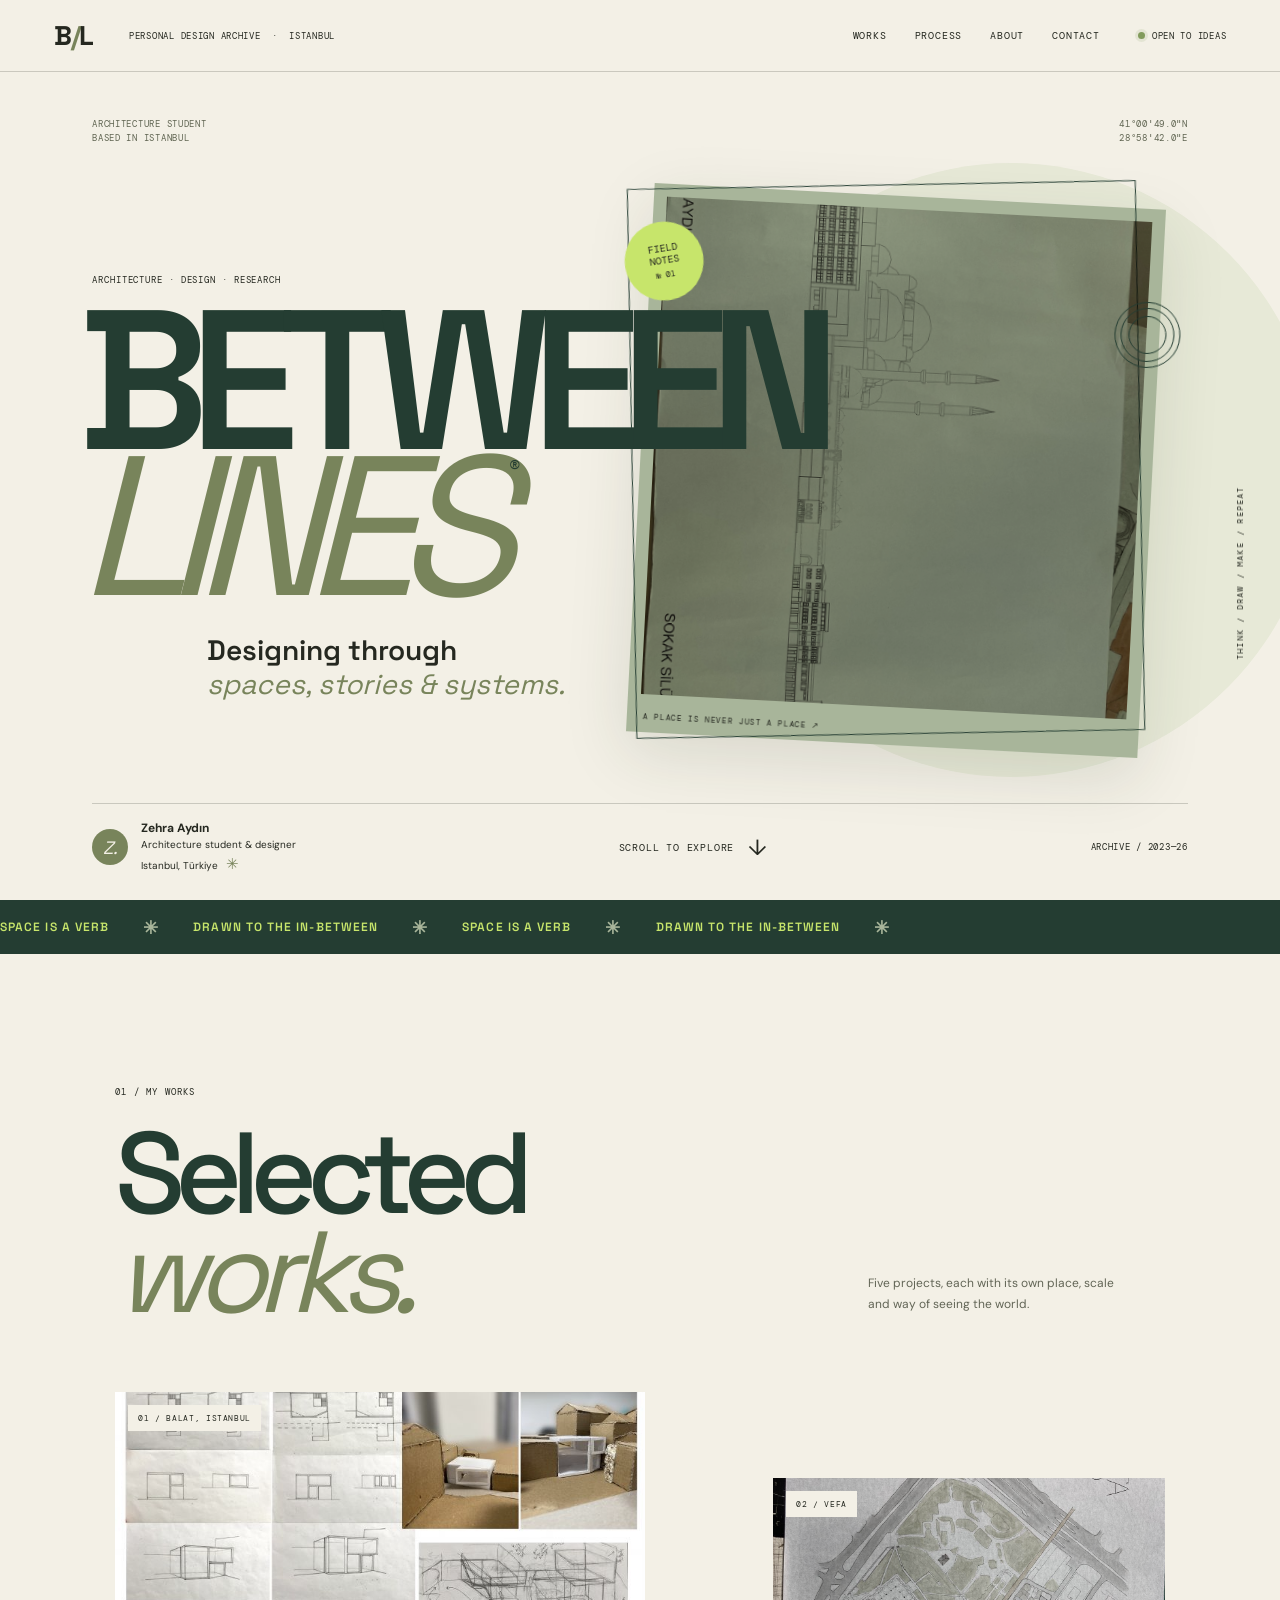
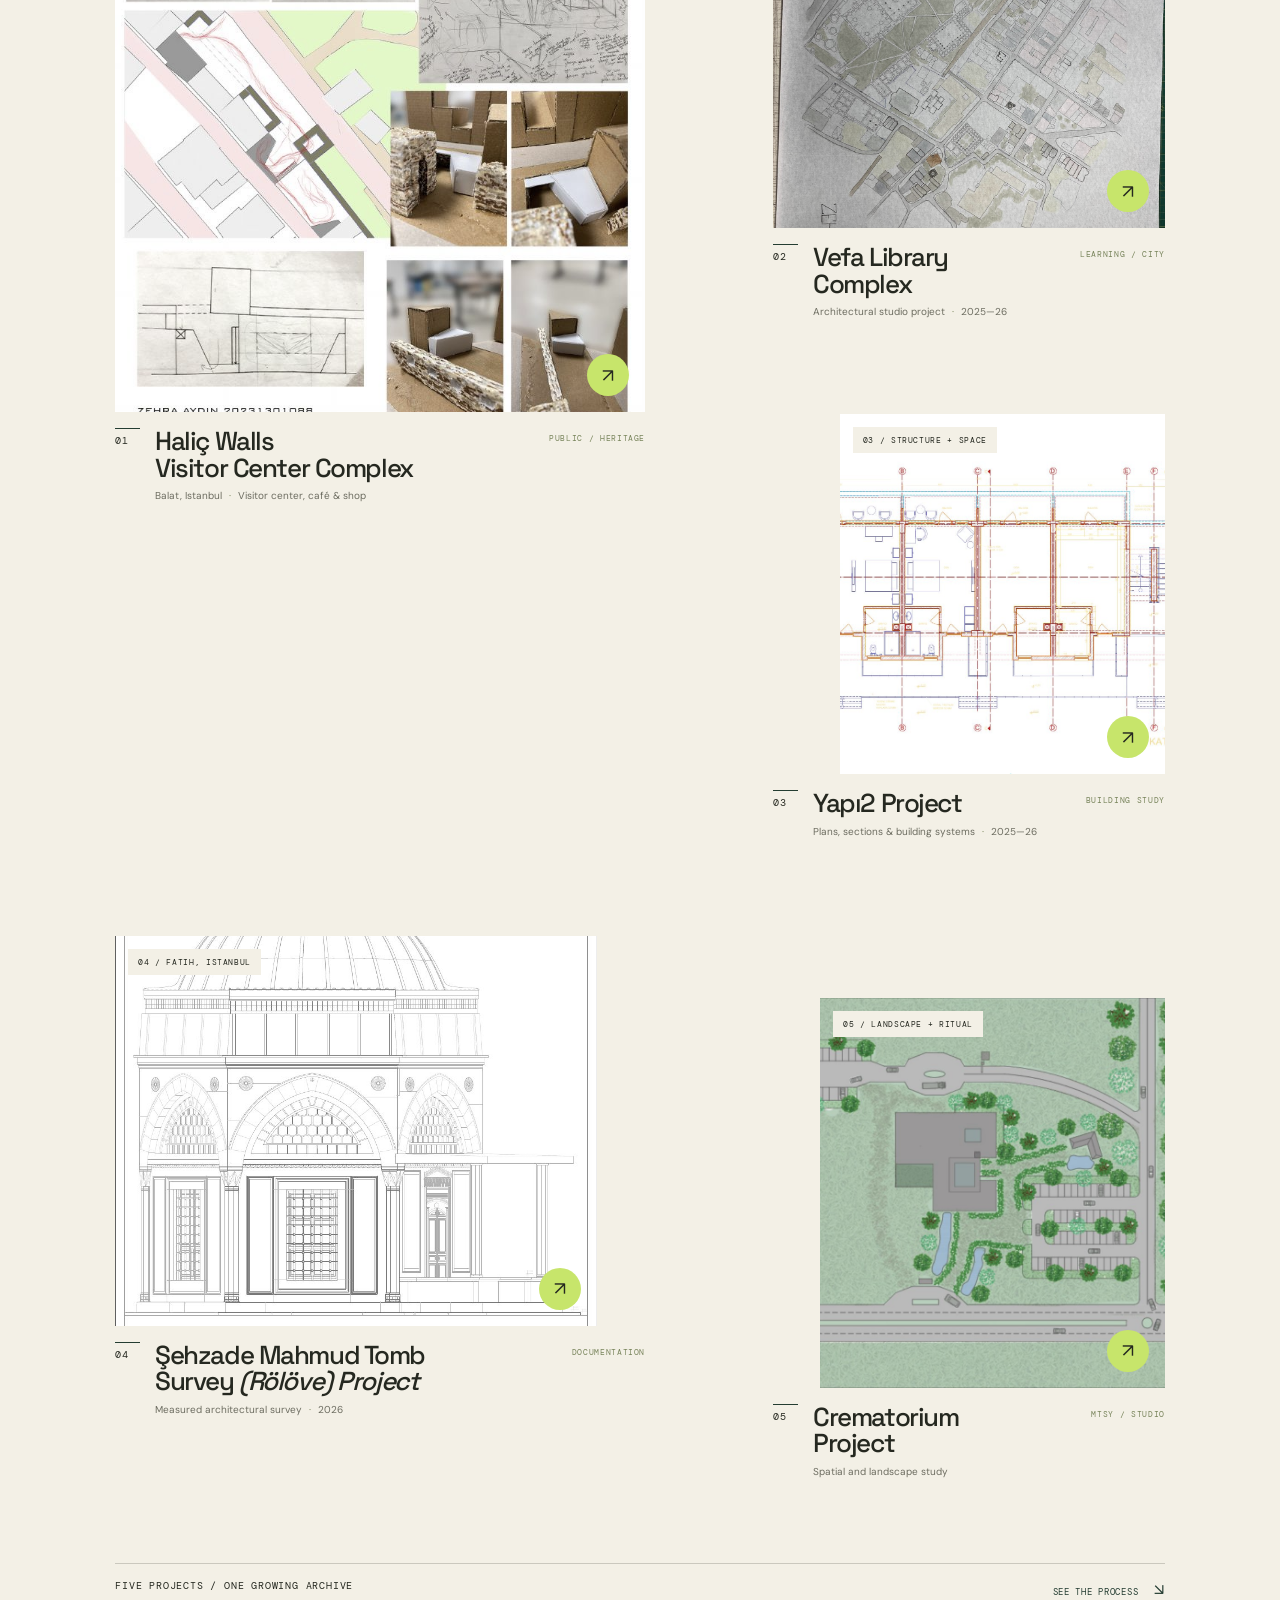
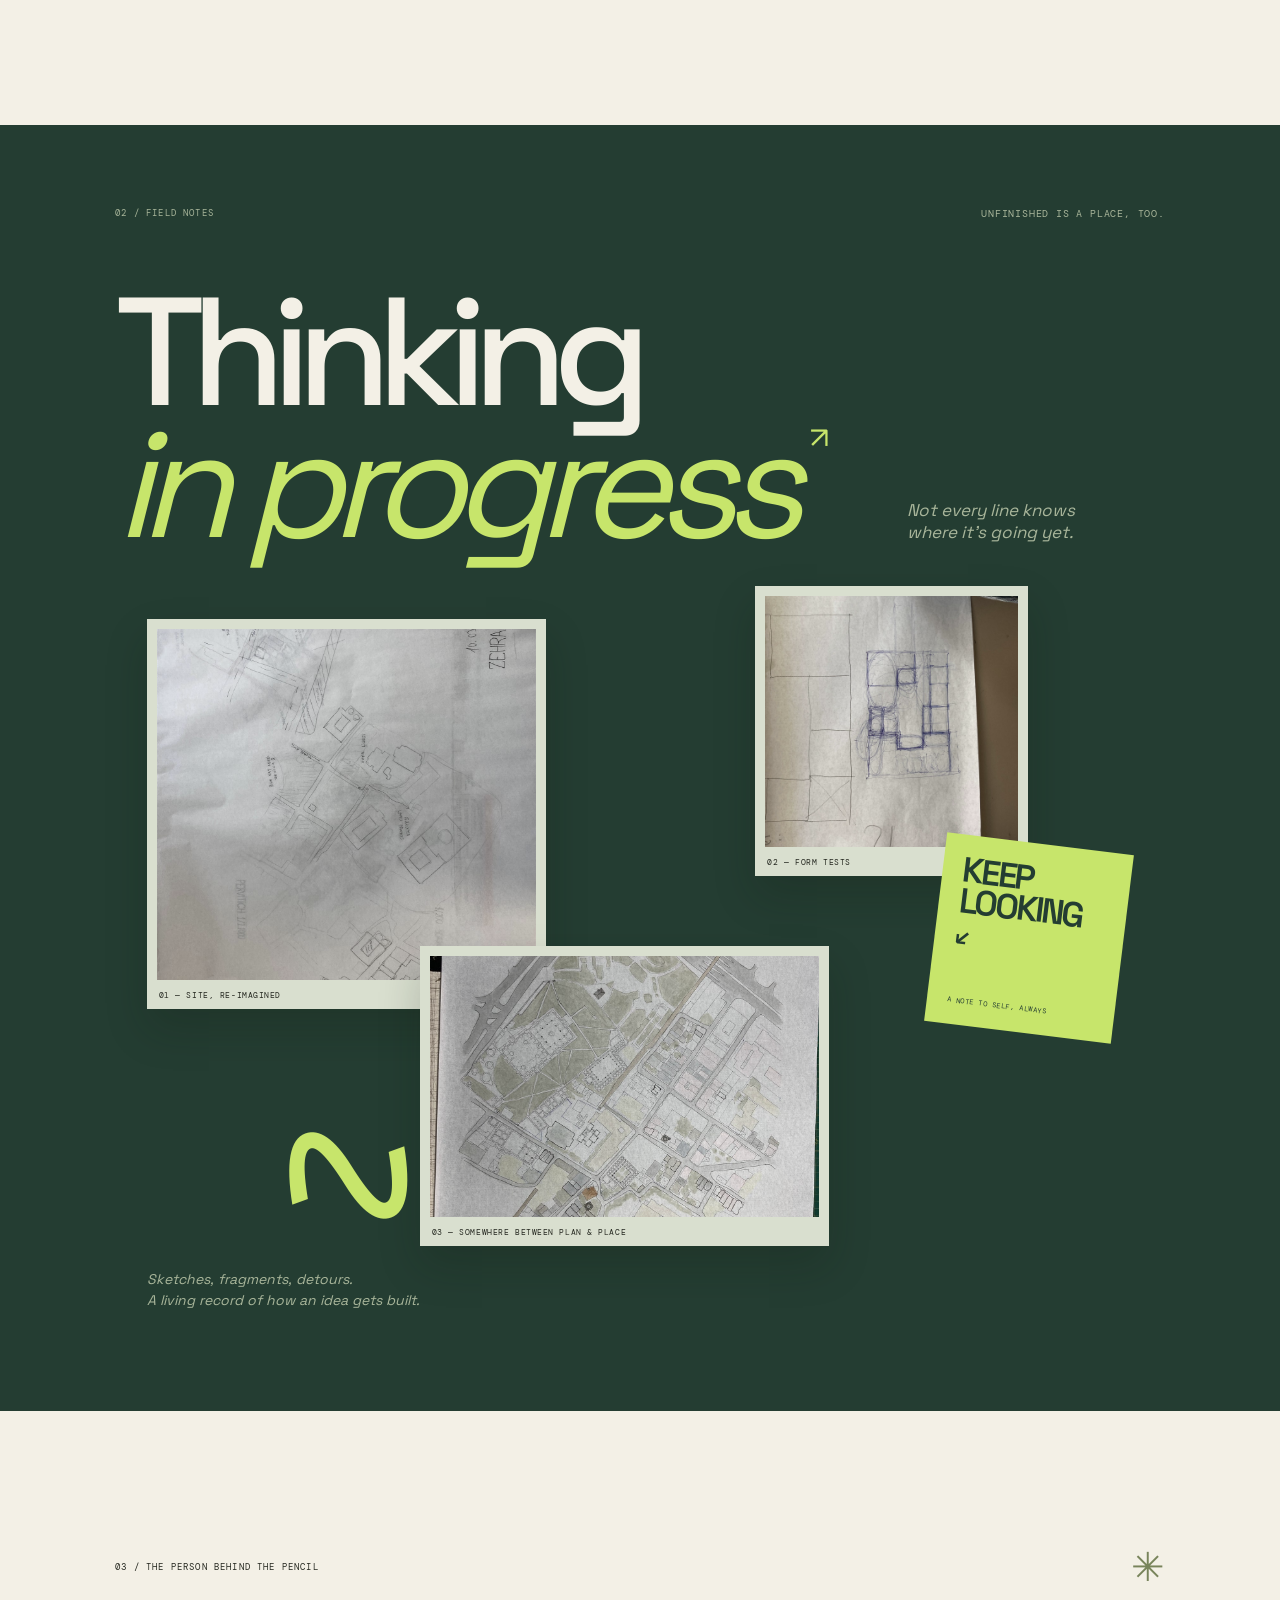
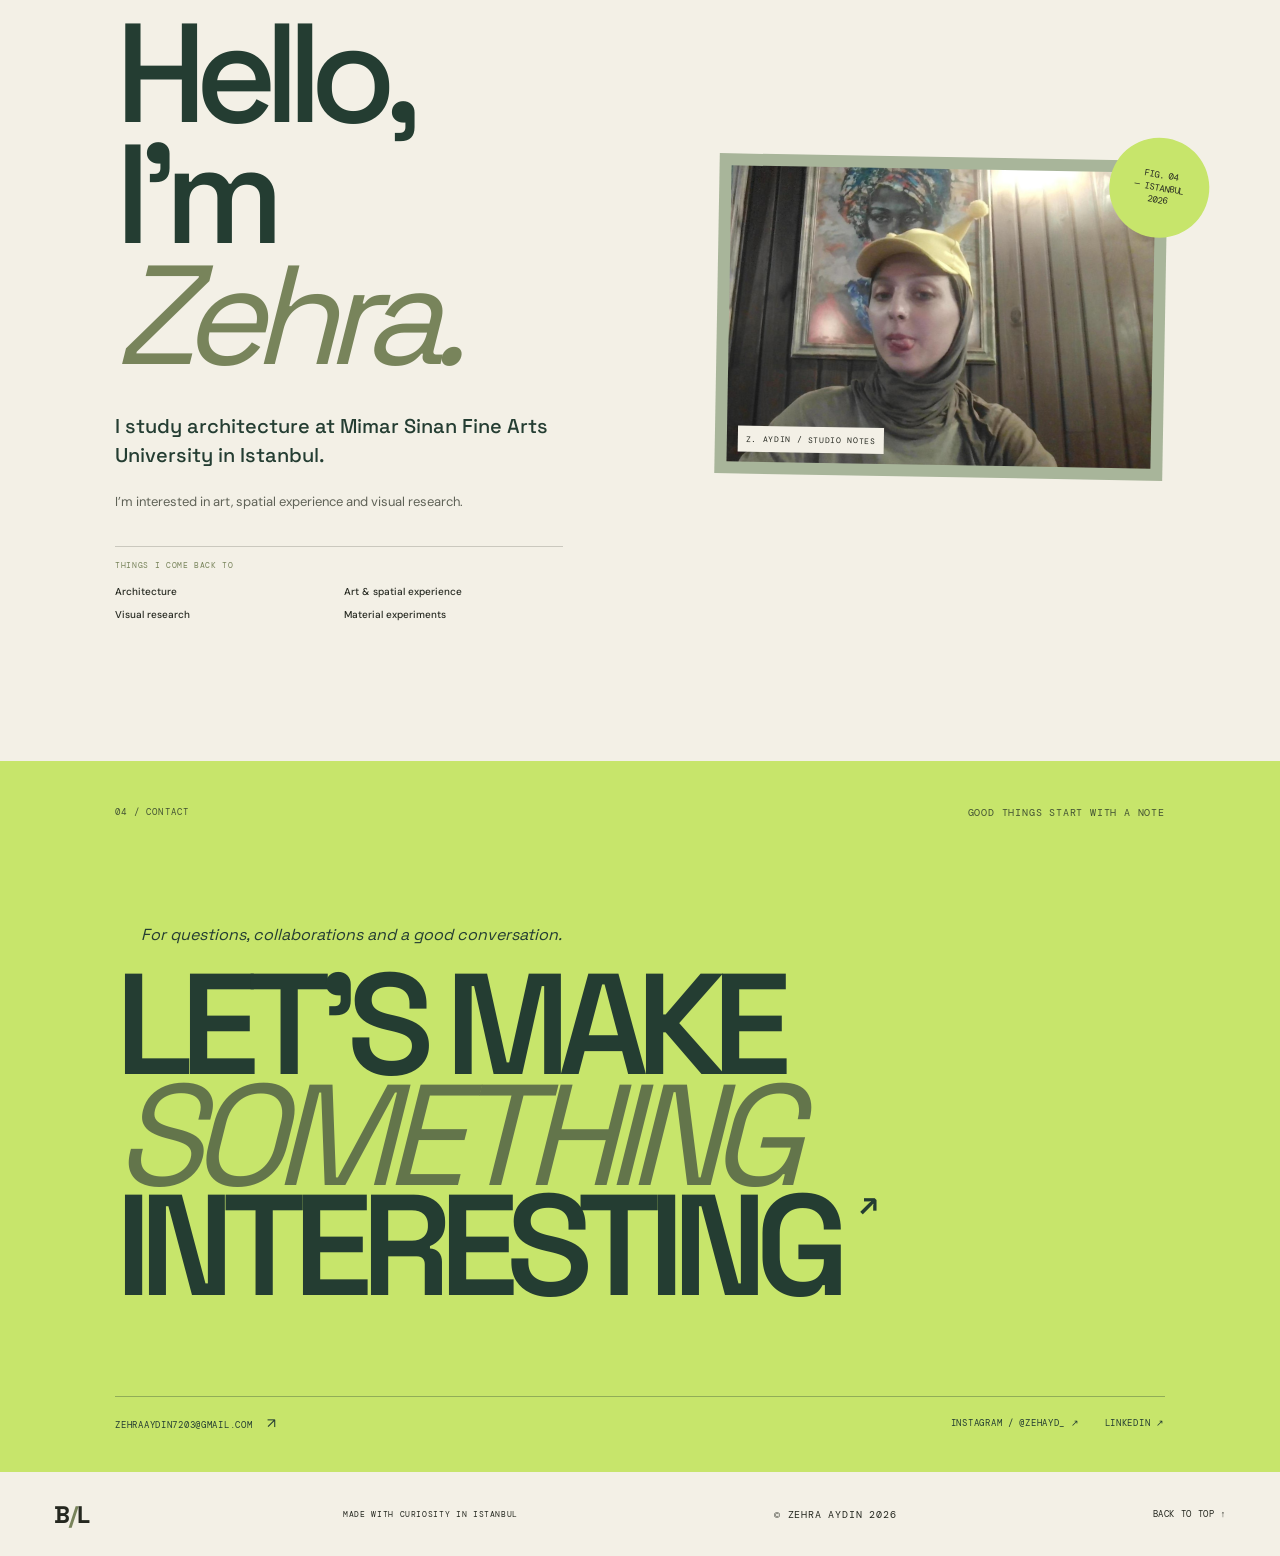
<file: index.html>
<!doctype html>
<html lang="en">
<head>
  <meta charset="utf-8"><meta name="viewport" content="width=device-width,initial-scale=1">
  <meta name="theme-color" content="#f3f0e6"><meta name="description" content="Zehra Aydın — architecture, visual research and a personal design archive in Istanbul.">
  <title>Between Lines — Zehra Aydın</title>
  <link rel="preconnect" href="https://fonts.googleapis.com"><link rel="preconnect" href="https://fonts.gstatic.com" crossorigin>
  <link href="https://fonts.googleapis.com/css2?family=DM+Mono:wght@400;500&family=DM+Sans:wght@400;500;600;700&family=Space+Grotesk:wght@400;500;600;700&display=swap" rel="stylesheet">
  <link rel="stylesheet" href="styles.css"><script src="script.js" defer></script>
</head>
<body>
  <a class="skip" href="#main">Skip to content</a>
  <header class="topbar"><a class="wordmark" href="#home" aria-label="Between Lines home">B<span>/</span>L</a><span class="top-note">PERSONAL DESIGN ARCHIVE&nbsp; · &nbsp;ISTANBUL</span><button class="menu-toggle" aria-expanded="false" aria-controls="site-nav"><span></span><span></span><b>MENU</b></button><nav id="site-nav" aria-label="Main navigation"><a href="#work">WORKS</a><a href="#process">PROCESS</a><a href="#about">ABOUT</a><a href="#contact">CONTACT</a></nav><span class="availability"><i></i> OPEN TO IDEAS</span></header>
  <main id="main">
    <section class="hero" id="home">
      <div class="hero-meta mono"><span>ARCHITECTURE STUDENT<br>BASED IN ISTANBUL</span><span>41°00'49.0"N<br>28°58'42.0"E</span></div>
      <div class="hero-title"><p class="eyebrow">ARCHITECTURE · DESIGN · RESEARCH</p><h1>BETWEEN<br><em>LINES</em><sup>®</sup></h1><p class="hero-sub">Designing through<br><span>spaces, stories &amp; systems.</span></p></div>
      <div class="hero-art" aria-label="Hand drawn architectural site study"><div class="art-rings"></div><img src="assets/study-1.jpg" alt="Hand-drawn site plan in muted earth tones"><div class="art-stamp">FIELD<br>NOTES<br><b>№ 01</b></div><span class="art-caption mono">A PLACE IS NEVER JUST A PLACE ↗</span></div>
      <div class="hero-foot"><div class="intro"><span class="portrait-mark">Z.</span><p><b>Zehra Aydın</b><br>Architecture student &amp; designer<br>Istanbul, Türkiye <span class="sun">✳</span></p></div><a class="scroll-cue" href="#work"><span>SCROLL TO EXPLORE</span><b>↓</b></a><span class="hero-index mono">ARCHIVE / 2023—26</span></div>
      <span class="side-note mono">THINK / DRAW / MAKE / REPEAT</span>
    </section>
    <section class="ticker" aria-label="Areas of interest"><div class="ticker-track"><span>SPACE IS A VERB</span><b>✳</b><span>DRAWN TO THE IN-BETWEEN</span><b>✳</b><span>SPACE IS A VERB</span><b>✳</b><span>DRAWN TO THE IN-BETWEEN</span><b>✳</b></div></section>
    <section class="work section-pad" id="work"><div class="section-head"><div><span class="section-kicker">01 / MY WORKS</span><h2>Selected<br><em>works.</em></h2></div><p class="section-aside">Five projects, each with its own place, scale<br>and way of seeing the world.</p></div>
      <div class="project-grid">
        <a class="project project-large project-1 reveal" href="project.html?id=halic" aria-label="View Haliç Walls Visitor Center Complex"><div class="project-image image-tall"><img src="assets/halic-sketch.jpg" alt="Hand-drawn concept and model studies for the Haliç Walls Visitor Center Complex"><span class="image-tag">01 / BALAT, ISTANBUL</span><span class="project-arrow">↗</span></div><div class="project-label"><span class="project-no">01</span><div><h3>Haliç Walls<br>Visitor Center Complex</h3><p>Balat, Istanbul <i>·</i> Visitor center, café &amp; shop</p></div><span class="project-type">PUBLIC / HERITAGE</span></div></a>
        <a class="project project-offset project-2 reveal" href="project.html?id=vefa" aria-label="View Vefa Library Complex"><div class="project-image image-wide"><img src="assets/study-8.jpg" alt="Hand-drawn Vefa Library Complex site plan study"><span class="image-tag">02 / VEFA</span><span class="project-arrow">↗</span></div><div class="project-label"><span class="project-no">02</span><div><h3>Vefa Library<br>Complex</h3><p>Architectural studio project <i>·</i> 2025—26</p></div><span class="project-type">LEARNING / CITY</span></div></a>
        <a class="project project-small project-3 reveal" href="project.html?id=yapi2" aria-label="View Yapı2 Project"><div class="project-image image-square"><img src="assets/yapi2-ground.jpg" alt="Ground floor plan drawing from the Yapı2 Project"><span class="image-tag">03 / STRUCTURE + SPACE</span><span class="project-arrow">↗</span></div><div class="project-label"><span class="project-no">03</span><div><h3>Yapı2 Project</h3><p>Plans, sections &amp; building systems <i>·</i> 2025—26</p></div><span class="project-type">BUILDING STUDY</span></div></a>
        <a class="project project-4 reveal" href="project.html?id=roleve" aria-label="View Şehzade Mahmud Tomb Survey (Rölöve) Project"><div class="project-image image-wide"><img src="assets/tomb-elevation.jpg" alt="Measured elevation drawing of the Şehzade Mahmud Tomb"><span class="image-tag">04 / FATIH, ISTANBUL</span><span class="project-arrow">↗</span></div><div class="project-label"><span class="project-no">04</span><div><h3>Şehzade Mahmud Tomb<br>Survey <em>(Rölöve) Project</em></h3><p>Measured architectural survey <i>·</i> 2026</p></div><span class="project-type">DOCUMENTATION</span></div></a>
        <a class="project project-5 reveal" href="project.html?id=crematorium" aria-label="View Crematorium Project"><div class="project-image image-square"><img src="assets/crem-site.jpg" alt="Crematorium site plan with landscape and arrival route"><span class="image-tag">05 / LANDSCAPE + RITUAL</span><span class="project-arrow">↗</span></div><div class="project-label"><span class="project-no">05</span><div><h3>Crematorium<br>Project</h3><p>Spatial and landscape study</p></div><span class="project-type">MTSY / STUDIO</span></div></a>
      </div><div class="work-end"><span class="mono">FIVE PROJECTS / ONE GROWING ARCHIVE</span><a href="#process">SEE THE PROCESS <b>↘</b></a></div>
    </section>
    <section class="process" id="process"><div class="process-top"><span class="section-kicker">02 / FIELD NOTES</span><span class="mono">UNFINISHED IS A PLACE, TOO.</span></div><div class="process-title"><h2>Thinking<br><em>in progress</em><span>↗</span></h2><p>Not every line knows<br>where it’s going yet.</p></div>
      <div class="collage"><figure class="collage-main reveal"><img src="assets/study-4.jpg" alt="A quick diagram of spatial relationships"><figcaption>01 — SITE, RE-IMAGINED</figcaption></figure><figure class="collage-small reveal"><img src="assets/study-6.jpg" alt="Pencil and marker studies exploring form"><figcaption>02 — FORM TESTS</figcaption></figure><div class="note-card"><span>KEEP<br>LOOKING<br><i>↙</i></span><small class="mono">A NOTE TO SELF, ALWAYS</small></div><figure class="collage-bottom reveal"><img src="assets/study-8.jpg" alt="An in-progress architectural drawing"><figcaption>03 — SOMEWHERE BETWEEN PLAN &amp; PLACE</figcaption></figure><span class="collage-scribble" aria-hidden="true">∿</span></div>
      <p class="process-caption">Sketches, fragments, detours.<br>A living record of how an idea gets built.</p>
    </section>
    <section class="about section-pad" id="about"><div class="about-head"><span class="section-kicker">03 / THE PERSON BEHIND THE PENCIL</span><span class="about-spark">✳</span></div><div class="about-layout"><div class="about-copy"><h2>Hello,<br>I’m <em>Zehra.</em></h2><p class="about-lede">I study architecture at Mimar Sinan Fine Arts University in Istanbul.</p><p>I’m interested in art, spatial experience and visual research.</p><div class="interest-list"><span>THINGS I COME BACK TO</span><b>Architecture</b><b>Art &amp; spatial experience</b><b>Visual research</b><b>Material experiments</b></div></div><div class="about-visual"><img src="assets/zehra-photo-horizontal.jpg" alt="Portrait of Zehra Aydın wearing a yellow cap"><span class="about-number">FIG. 04<br>— ISTANBUL<br>2026</span><span class="about-caption mono">Z. AYDIN / STUDIO NOTES</span></div></div></section>
    <section class="contact" id="contact"><div class="contact-top"><span class="section-kicker">04 / CONTACT</span><span class="mono">GOOD THINGS START WITH A NOTE</span></div><p class="contact-pre">For questions, collaborations and a good conversation.</p><a class="contact-title" href="mailto:zehraaydin7203@gmail.com">LET’S MAKE<br><em>SOMETHING</em><br>INTERESTING<span>↗</span></a><div class="contact-bottom"><a href="mailto:zehraaydin7203@gmail.com">ZEHRAAYDIN7203@GMAIL.COM <b>↗</b></a><div class="socials"><a href="https://www.instagram.com/zehayd_/" target="_blank" rel="noopener noreferrer">INSTAGRAM / @ZEHAYD_ ↗</a><a href="https://www.linkedin.com/in/zehra-ayd%C4%B1n-0734652b9/" target="_blank" rel="noopener noreferrer">LINKEDIN ↗</a></div></div></section>
  </main>
  <footer class="footer"><a class="wordmark" href="#home">B<span>/</span>L</a><span>MADE WITH CURIOSITY IN ISTANBUL</span><span class="mono">© ZEHRA AYDIN 2026</span><a href="#home" class="back-top">BACK TO TOP ↑</a></footer>
</body></html>
</file>
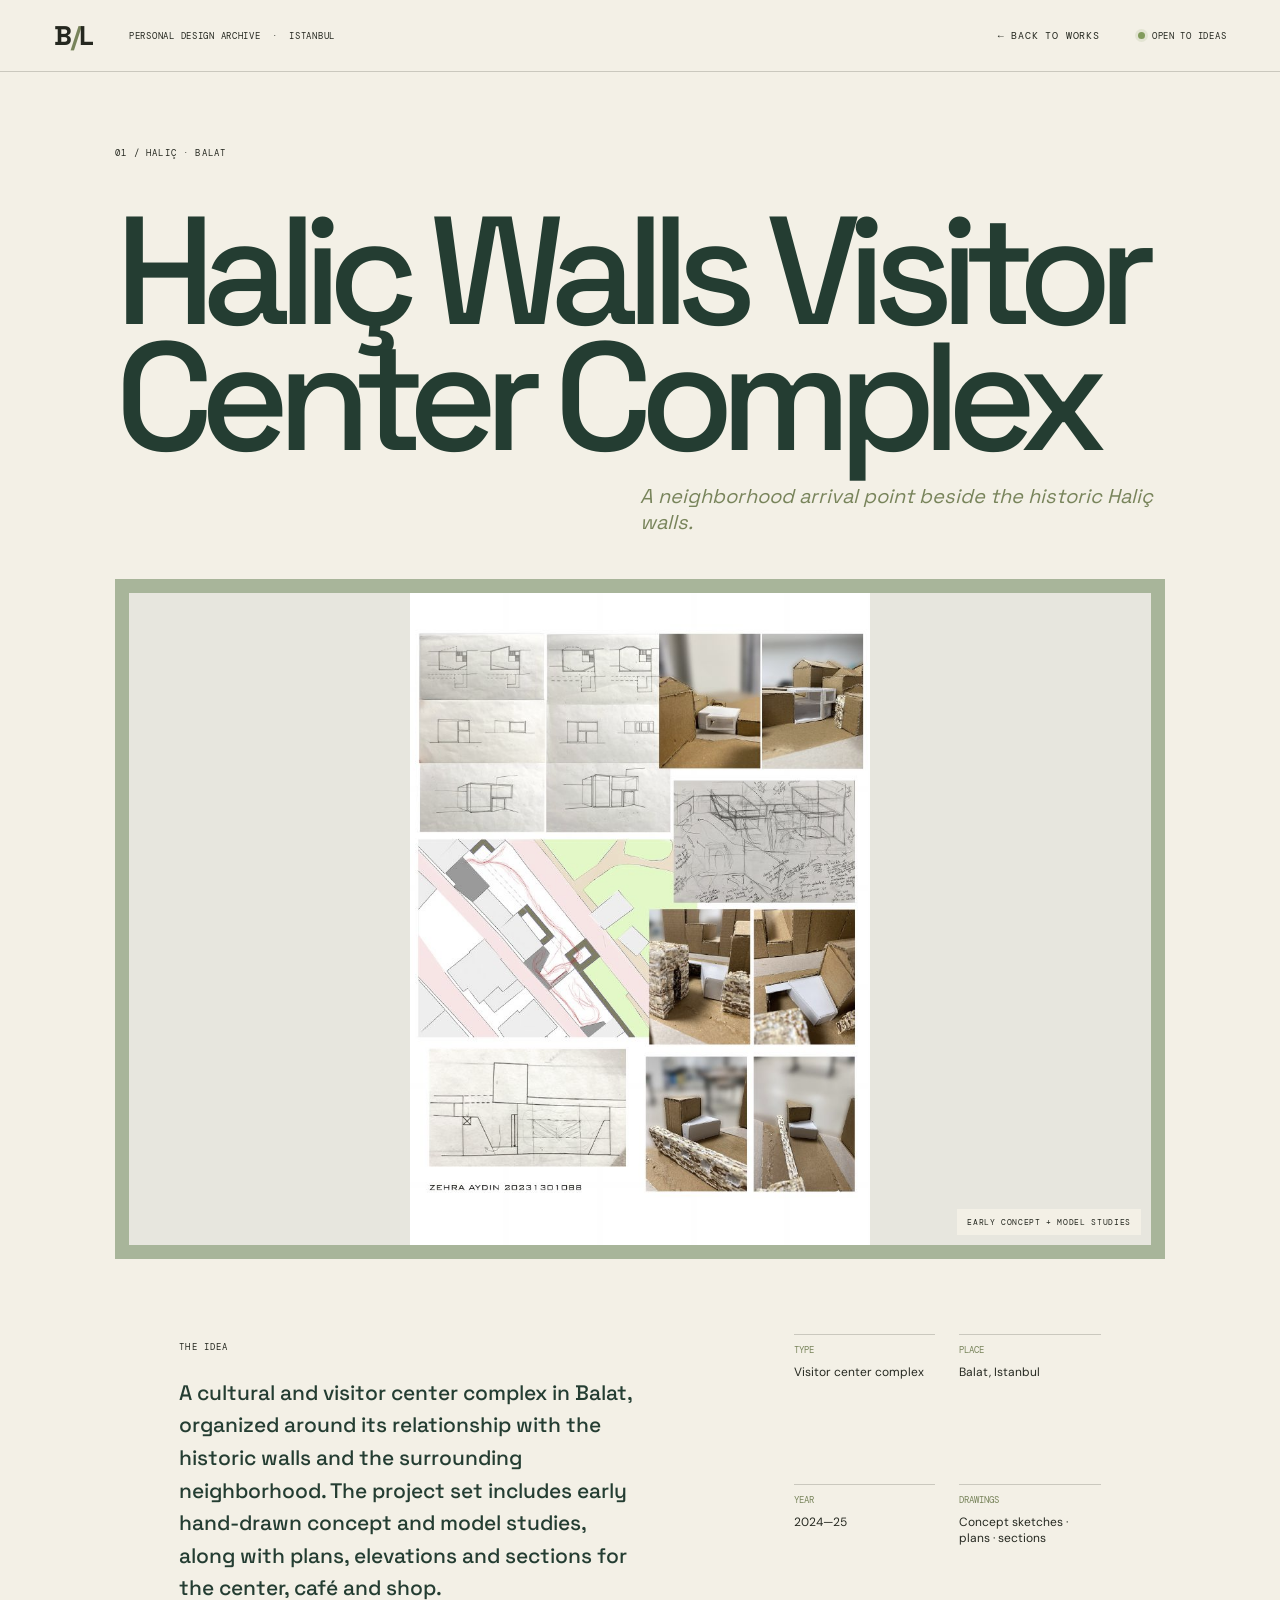
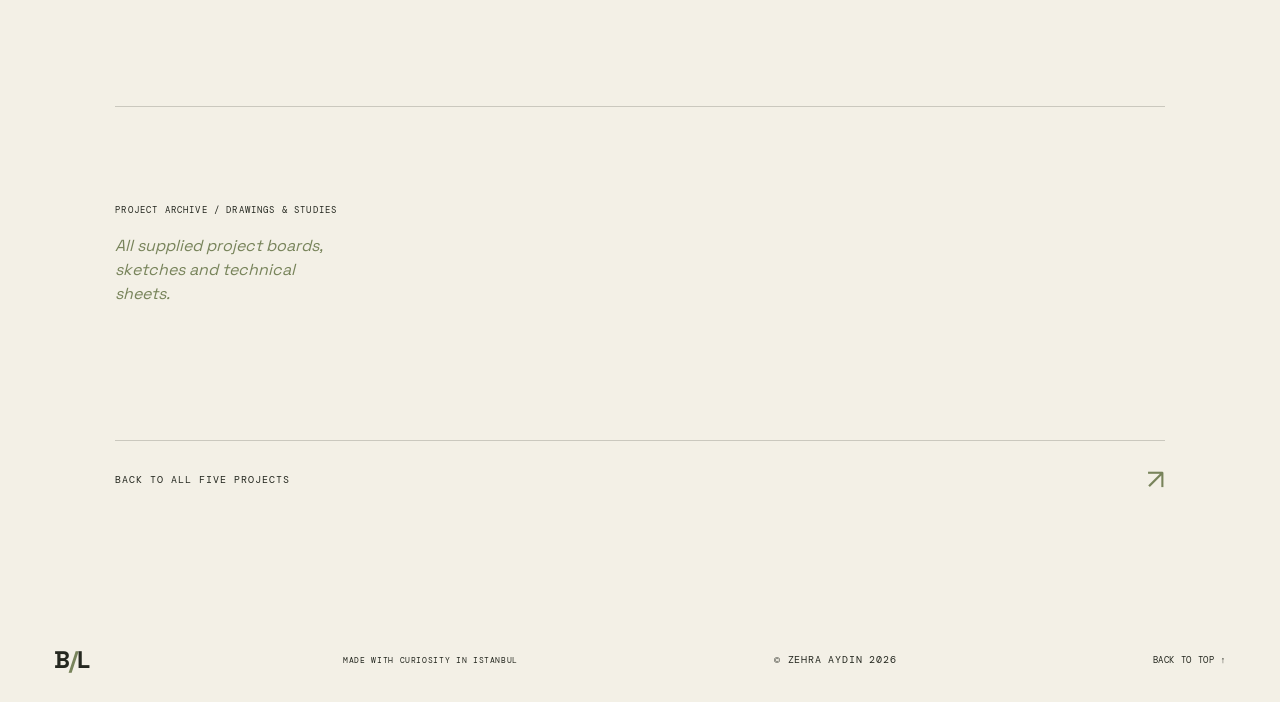
<file: project.html>
<!doctype html>
<html lang="en">
<head><meta charset="utf-8"><meta name="viewport" content="width=device-width,initial-scale=1"><meta name="theme-color" content="#f3f0e6"><title>Project — Between Lines</title><link rel="preconnect" href="https://fonts.googleapis.com"><link rel="preconnect" href="https://fonts.gstatic.com" crossorigin><link href="https://fonts.googleapis.com/css2?family=DM+Mono:wght@400;500&family=DM+Sans:wght@400;500;600;700&family=Space+Grotesk:wght@400;500;600;700&display=swap" rel="stylesheet"><link rel="stylesheet" href="styles.css"><script src="project-materials.js" defer></script><script src="script.js" defer></script></head>
<body class="project-page"><header class="topbar"><a class="wordmark" href="index.html">B<span>/</span>L</a><span class="top-note">PERSONAL DESIGN ARCHIVE&nbsp; · &nbsp;ISTANBUL</span><a class="back-link" href="index.html#work">← BACK TO WORKS</a><span class="availability"><i></i> OPEN TO IDEAS</span></header>
<main id="main" class="detail"><div class="detail-intro"><span class="section-kicker" id="detail-number">01 / PROJECT</span><h1 id="detail-title">Haliç Walls Visitor Center Complex</h1><p id="detail-deck">A project begins with a question.</p></div><div class="detail-hero"><img id="detail-image" src="assets/halic-sketch.jpg" alt="Architecture project drawing"><span class="mono" id="detail-image-caption">PROJECT BOARD</span></div><div class="detail-info"><div><span class="section-kicker">THE IDEA</span><p id="detail-description"></p></div><dl><div><dt>TYPE</dt><dd id="detail-type"></dd></div><div><dt>PLACE</dt><dd id="detail-place"></dd></div><div><dt>YEAR</dt><dd id="detail-year"></dd></div><div><dt>DRAWINGS</dt><dd id="detail-drawings"></dd></div></dl></div><section class="detail-gallery"><div class="gallery-note"><span class="section-kicker">PROJECT ARCHIVE / DRAWINGS &amp; STUDIES</span><p id="gallery-note">Supplied boards, process studies and technical drawings.</p></div><div class="asset-grid" id="project-gallery" aria-live="polite"></div></section><a class="next-project" href="index.html#work"><span>BACK TO ALL FIVE PROJECTS</span><b>↗</b></a></main>
<footer class="footer"><a class="wordmark" href="index.html">B<span>/</span>L</a><span>MADE WITH CURIOSITY IN ISTANBUL</span><span class="mono">© ZEHRA AYDIN 2026</span><a href="#main" class="back-top">BACK TO TOP ↑</a></footer></body></html>
</file>
<file: styles.css>
:root{--cream:#f3f0e6;--paper:#e9e6d9;--forest:#243d32;--olive:#78845b;--sage:#a8b59a;--lime:#c7e56b;--ink:#252820;--line:rgba(37,40,32,.2);--sans:'DM Sans',Arial,sans-serif;--display:'Space Grotesk',Arial,sans-serif;--mono:'DM Mono',monospace}*{box-sizing:border-box}html{scroll-behavior:smooth}body{margin:0;background:var(--cream);color:var(--ink);font-family:var(--sans);-webkit-font-smoothing:antialiased}a{color:inherit;text-decoration:none}img{display:block;max-width:100%}.mono,.section-kicker,.top-note,.availability,.project-type,.image-tag,.project-no,.footer,.work-end,.scroll-cue,.side-note,.contact-bottom,.contact-top,.process-top,.interest-list>span{font-family:var(--mono);font-size:10px;letter-spacing:.08em}.skip{position:absolute;top:-50px;left:10px;padding:12px;background:var(--lime);z-index:20}.skip:focus{top:10px}.topbar{height:72px;padding:0 4.2vw;display:flex;align-items:center;border-bottom:1px solid var(--line);gap:38px;position:relative;z-index:10}.wordmark{font:700 27px var(--display);letter-spacing:-.12em}.wordmark span{color:var(--olive);padding:0 2px}.top-note{font-size:9px;margin-right:auto}.topbar nav{display:flex;gap:28px}.topbar nav a,.back-link{font:10px var(--mono);letter-spacing:.08em;position:relative}.topbar nav a:after,.back-link:after{content:'';position:absolute;bottom:-5px;left:0;width:0;height:1px;background:var(--forest);transition:width .25s}.topbar nav a:hover:after,.back-link:hover:after{width:100%}.availability{font-size:9px;display:flex;align-items:center;gap:7px;white-space:nowrap}.availability i{width:7px;height:7px;background:#829b5c;border-radius:50%;box-shadow:0 0 0 3px #829b5c24}.menu-toggle{display:none}.hero{min-height:calc(100svh - 72px);padding:5vh 7.2vw 24px;position:relative;overflow:hidden;display:grid;grid-template-columns:1fr 1fr;grid-template-rows:auto 1fr auto;isolation:isolate}.hero:before{content:'';position:absolute;z-index:-1;left:55%;top:11%;width:48vw;height:48vw;border-radius:50%;background:#e7e9d7}.hero-meta{grid-column:1/3;display:flex;justify-content:space-between;font-size:9px;line-height:1.6;color:#606552}.hero-title{align-self:center;position:relative;z-index:2;margin-top:3vh}.eyebrow{font:9px var(--mono);letter-spacing:.1em;margin:0 0 22px}.hero h1{font:600 clamp(88px,15.5vw,226px)/.74 var(--display);letter-spacing:-.105em;margin:0 0 0 -.07em;color:var(--forest)}.hero h1 em{font-weight:400;color:var(--olive)}.hero h1 sup{font:400 16px var(--mono);letter-spacing:0;vertical-align:top;margin-left:14px}.hero-sub{font:600 clamp(18px,2.2vw,30px)/1.2 var(--display);margin:33px 0 0 9vw}.hero-sub span{font-weight:400;font-style:italic;color:var(--olive)}.hero-art{position:absolute;width:min(40vw,540px);height:min(61vh,640px);right:10vw;top:15%;transform:rotate(3deg);background:var(--sage);padding:13px 13px 38px;box-shadow:0 20px 60px #27342221}.hero-art:before{content:'';position:absolute;inset:-11px 12px 10px -9px;border:1px solid var(--forest);z-index:-1;transform:rotate(-4deg)}.hero-art img{width:100%;height:100%;object-fit:cover;filter:saturate(.78);mix-blend-mode:multiply}.art-rings{position:absolute;z-index:2;width:54px;height:54px;right:-15px;top:18%;border:1px solid var(--forest);border-radius:50%}.art-rings:before,.art-rings:after{content:'';position:absolute;border:1px solid var(--forest);border-radius:50%;inset:7px}.art-rings:after{inset:-7px}.art-stamp{position:absolute;top:7%;left:-26px;background:var(--lime);width:79px;height:79px;border-radius:50%;display:grid;place-content:center;text-align:center;font:10px/1.2 var(--mono);transform:rotate(-12deg)}.art-stamp b{font-weight:400;font-size:8px;margin-top:4px}.art-caption{position:absolute;bottom:11px;left:16px;font-size:8px}.hero-foot{grid-column:1/3;align-self:end;border-top:1px solid var(--line);padding-top:15px;display:flex;align-items:center;justify-content:space-between;z-index:3}.intro{display:flex;align-items:center;gap:13px}.portrait-mark{width:36px;height:36px;background:var(--olive);color:var(--cream);border-radius:50%;display:grid;place-items:center;font:italic 18px var(--display)}.intro p{font-size:10px;line-height:1.55;margin:0}.intro b{font-size:12px}.sun{color:var(--olive);font-size:15px;margin-left:5px}.scroll-cue{display:flex;align-items:center;gap:14px}.scroll-cue b{font:22px var(--sans);animation:bob 1.5s ease infinite}@keyframes bob{50%{transform:translateY(5px)}}.hero-index{font-size:9px}.side-note{position:absolute;right:2.7vw;top:50%;writing-mode:vertical-rl;transform:rotate(180deg);font-size:8px;letter-spacing:.15em}.ticker{height:54px;background:var(--forest);color:var(--lime);display:flex;align-items:center;overflow:hidden;white-space:nowrap}.ticker-track{display:flex;align-items:center;gap:34px;min-width:max-content;animation:marquee 24s linear infinite;font:600 12px var(--display);letter-spacing:.09em}.ticker-track b{font-size:18px;color:var(--sage)}@keyframes marquee{to{transform:translateX(-50%)}}.section-pad{padding:125px 9vw}.section-head{display:flex;align-items:end;justify-content:space-between;margin-bottom:70px}.section-kicker{font-size:9px;letter-spacing:.13em}.section-head h2,.process-title h2,.about h2{font:500 clamp(58px,9vw,124px)/.86 var(--display);letter-spacing:-.09em;color:var(--forest);margin:24px 0 0}.section-head h2 em,.process-title h2 em,.about h2 em{font-weight:400;color:var(--olive)}.section-aside{font-size:12px;line-height:1.7;margin:0 4vw 8px 0;color:#626556}.project-grid{display:grid;grid-template-columns:1.15fr .85fr;column-gap:10vw;row-gap:86px}.project{display:block}.project-large{grid-column:1;grid-row:1 / span 2}.project-offset{grid-column:2;grid-row:1;margin-top:145px}.project-small{grid-column:2;grid-row:2;margin-top:10px}.project-image{position:relative;overflow:hidden;background:#d9dfcf}.project-image img{width:100%;height:100%;object-fit:cover;transition:transform .8s cubic-bezier(.2,.7,.2,1),filter .6s;filter:saturate(.72)}.project:hover .project-image img{transform:scale(1.04);filter:saturate(1)}.image-tall{height:620px}.image-wide{height:350px}.image-square{height:360px;width:83%;margin-left:auto}.image-tag{position:absolute;left:13px;top:13px;background:var(--cream);padding:8px 10px;font-size:8px}.project-arrow{position:absolute;right:16px;bottom:16px;background:var(--lime);width:42px;height:42px;display:grid;place-items:center;border-radius:50%;font-size:19px;transition:transform .25s}.project:hover .project-arrow{transform:rotate(45deg)}.project-label{display:flex;gap:15px;padding-top:16px;align-items:flex-start}.project-no{border-top:1px solid var(--forest);padding-top:5px;width:25px}.project-label h3{font:500 26px/1.02 var(--display);letter-spacing:-.055em;margin:0 0 8px}.project-label p{font-size:10px;color:#6c6c60;margin:0}.project-label p i{font-style:normal;color:var(--olive);padding:0 4px}.project-type{margin-left:auto;color:var(--olive);font-size:8px;padding-top:5px;white-space:nowrap}.work-end{border-top:1px solid var(--line);margin-top:85px;padding-top:15px;display:flex;justify-content:space-between;font-size:9px}.work-end a{color:var(--forest)}.work-end b{font:16px var(--sans);margin-left:10px}.process{background:var(--forest);color:var(--cream);padding:82px 9vw 100px;position:relative;overflow:hidden}.process-top{display:flex;justify-content:space-between;color:var(--sage);font-size:9px}.process-title{display:flex;align-items:end;justify-content:space-between}.process-title h2{color:var(--cream);font-size:clamp(70px,12vw,164px);margin:66px 0 0}.process-title h2 em{color:var(--lime)}.process-title h2 span{font:30px var(--sans);color:var(--lime);vertical-align:top;margin-left:20px}.process-title p{font:italic 17px/1.3 var(--display);color:var(--sage);margin:0 7vw 7px 0}.collage{height:660px;position:relative;margin-top:36px}.collage figure{margin:0;position:absolute;background:#d9dfcf;padding:10px 10px 29px;box-shadow:0 20px 40px #10190e33}.collage figure img{width:100%;height:100%;object-fit:cover;filter:saturate(.7)}.collage figcaption{position:absolute;bottom:9px;left:12px;color:var(--ink);font:8px var(--mono);letter-spacing:.07em}.collage-main{left:3%;top:5%;width:38%;height:390px;transform:rotate(-3deg)}.collage-small{right:13%;top:0;width:26%;height:290px;transform:rotate(5deg)}.note-card{position:absolute;right:4%;top:39%;width:188px;height:190px;background:var(--lime);color:var(--forest);display:flex;flex-direction:column;justify-content:space-between;padding:20px;transform:rotate(7deg);z-index:2}.note-card span{font:600 35px/.88 var(--display);letter-spacing:-.08em}.note-card i{font-style:normal;font-size:24px}.note-card small{font-size:7px}.collage-bottom{left:29%;bottom:0;width:39%;height:300px;transform:rotate(2deg)}.collage-scribble{position:absolute;left:14%;bottom:4%;font:200px/.5 var(--display);color:var(--lime);transform:rotate(-20deg)}.process-caption{font:italic 14px/1.5 var(--display);color:var(--sage);margin:23px 0 0 3%}.about{padding-top:130px;padding-bottom:140px}.about-head{display:flex;justify-content:space-between;align-items:center}.about-spark{font-size:40px;color:var(--olive)}.about-layout{display:grid;grid-template-columns:1fr 1fr;gap:12vw;align-items:center;margin-top:20px}.about-copy h2{margin:0 0 36px;font-size:clamp(78px,11vw,150px)}.about-copy>p{max-width:450px;font-size:13px;line-height:1.85;color:#5f6257}.about-copy .about-lede{font:500 20px/1.45 var(--display);color:var(--forest);max-width:480px}.interest-list{border-top:1px solid var(--line);margin-top:32px;padding-top:13px;display:grid;grid-template-columns:1fr 1fr;gap:10px;font-size:10px}.interest-list>span{grid-column:1/3;color:var(--olive);margin-bottom:5px;font-size:8px}.interest-list b{font-weight:500}.about-visual{position:relative;width:85%;height:540px;background:var(--sage);padding:12px;transform:rotate(2deg)}.about-visual img{width:100%;height:100%;object-fit:cover;filter:saturate(.68);mix-blend-mode:multiply}.about-number{position:absolute;top:-23px;right:-42px;background:var(--lime);width:100px;height:100px;border-radius:50%;display:grid;place-content:center;text-align:center;font:9px/1.4 var(--mono);transform:rotate(9deg)}.about-caption{position:absolute;bottom:22px;left:23px;background:var(--cream);padding:8px;font-size:8px}.contact{background:var(--lime);padding:45px 9vw 40px;color:var(--forest)}.contact-top{display:flex;justify-content:space-between;color:#435333}.contact-pre{font:italic 16px var(--display);margin:105px 0 25px 2vw}.contact-title{display:block;font:600 clamp(65px,11.2vw,156px)/.77 var(--display);letter-spacing:-.09em;position:relative;width:max-content;max-width:100%}.contact-title em{font-weight:400;color:#63754b}.contact-title span{font-size:32px;vertical-align:top;margin-left:22px;letter-spacing:0}.contact-bottom{display:flex;justify-content:space-between;align-items:center;border-top:1px solid #243d3255;margin-top:95px;padding-top:17px;font-size:9px}.contact-bottom b{font:14px var(--sans);margin-left:9px}.socials{display:flex;gap:25px}.footer{height:84px;display:flex;align-items:center;padding:0 4.2vw;justify-content:space-between;font-size:8px}.footer .wordmark{font-size:24px}.back-top{font-size:9px}.reveal{opacity:0;transform:translateY(24px);transition:opacity .7s ease,transform .7s ease}.reveal.is-visible{opacity:1;transform:none}.project-offset.reveal.is-visible{transform:translateY(145px)}.detail{padding:75px 9vw 100px}.detail-intro{display:grid;grid-template-columns:1fr 1fr;align-items:end;margin-bottom:44px}.detail-intro .section-kicker{align-self:start}.detail-intro h1{grid-column:1/-1;font:500 clamp(66px,12vw,160px)/.82 var(--display);letter-spacing:-.09em;color:var(--forest);margin:50px 0 22px}.detail-intro>p{grid-column:2;font:italic 20px var(--display);color:var(--olive);margin:0}.detail-hero{height:min(64vw,680px);background:var(--sage);padding:14px;position:relative}.detail-hero img{width:100%;height:100%;object-fit:cover;filter:saturate(.75);mix-blend-mode:multiply}.detail-hero>span{position:absolute;right:24px;bottom:24px;background:var(--cream);padding:8px 10px;font-size:8px}.detail-info{display:grid;grid-template-columns:1.5fr 1fr;gap:12vw;padding:75px 5vw 80px;border-bottom:1px solid var(--line)}.detail-info>div>p{font:500 21px/1.55 var(--display);max-width:610px;color:var(--forest);margin-top:22px}.detail-info dl{margin:0;display:grid;grid-template-columns:1fr 1fr;gap:24px}.detail-info dl div{border-top:1px solid var(--line);padding-top:9px}.detail-info dt{font:9px var(--mono);color:var(--olive);margin-bottom:8px}.detail-info dd{font-size:12px;margin:0}.detail-gallery{display:grid;grid-template-columns:1.2fr .8fr;gap:20px;margin:75px 0}.detail-gallery img{width:100%;height:340px;object-fit:cover;filter:saturate(.75)}.detail-gallery img:nth-of-type(2){margin-top:80px}.detail-gallery img:nth-of-type(3){grid-column:1/-1;height:460px}.gallery-note{padding:15px 0}.gallery-note p{font:italic 16px/1.5 var(--display);color:var(--olive);max-width:230px}.next-project{display:flex;justify-content:space-between;align-items:center;border-top:1px solid var(--line);padding:20px 0;font:10px var(--mono);letter-spacing:.1em}.next-project b{font:28px var(--sans);color:var(--olive)}
@media(max-width:850px){.topbar{gap:20px;padding:0 5vw}.availability{display:none}.hero{padding-left:6vw;padding-right:6vw;min-height:760px}.hero-art{right:7vw;top:24%;width:47vw;height:450px}.hero h1{font-size:16vw}.hero-sub{margin-left:5vw}.side-note{display:none}.section-pad{padding:95px 7vw}.image-tall{height:510px}.project-grid{column-gap:6vw}.project-offset{margin-top:110px}.project-offset.reveal.is-visible{transform:translateY(110px)}.process{padding-left:7vw;padding-right:7vw}.collage{height:560px}.collage-main{height:330px}.collage-small{height:245px}.collage-bottom{height:250px}.about-layout{gap:7vw}.about-visual{height:450px;width:94%}.contact{padding-left:7vw;padding-right:7vw}}
@media(max-width:600px){.topbar{height:62px;padding:0 20px;gap:0}.top-note{display:none}.topbar nav{display:none;position:absolute;top:61px;left:0;right:0;background:var(--cream);padding:24px 20px;flex-direction:column;gap:20px;border-bottom:1px solid var(--line)}.topbar nav.open{display:flex}.menu-toggle{display:flex;margin-left:auto;border:0;background:none;align-items:center;gap:7px;color:var(--forest);font:9px var(--mono)}.menu-toggle span{display:none}.back-link{margin-left:auto}.hero{min-height:780px;padding:26px 22px 20px;grid-template-rows:auto 1fr auto}.hero:before{width:95vw;height:95vw;left:21%;top:20%}.hero-meta{font-size:8px}.hero-title{align-self:start;margin-top:65px}.eyebrow{font-size:8px;max-width:220px;line-height:1.6}.hero h1{font-size:19vw}.hero h1 sup{font-size:10px;margin-left:5px}.hero-sub{font-size:20px;margin:24px 0 0 20px}.hero-art{width:70vw;height:340px;top:42%;right:13vw}.art-stamp{width:65px;height:65px;left:-19px}.hero-foot{align-self:end}.hero-index{display:none}.intro p{font-size:9px}.scroll-cue{font-size:8px;gap:7px}.ticker{height:45px}.ticker-track{font-size:10px;gap:22px}.section-pad{padding:78px 22px}.section-head{display:block;margin-bottom:42px}.section-head h2{font-size:67px;margin-top:20px}.section-aside{margin:20px 0 0;font-size:11px}.project-grid{display:flex;flex-direction:column;gap:45px}.project-offset,.project-small{margin:0}.image-tall{height:430px}.image-wide{height:270px}.image-square{width:90%;height:290px}.project-label h3{font-size:22px}.project-type{font-size:7px}.work-end{margin-top:48px;font-size:7px}.process{padding:60px 22px 65px}.process-top{font-size:8px}.process-title{display:block}.process-title h2{font-size:18vw;margin:55px 0 0}.process-title h2 span{font-size:20px;margin-left:8px}.process-title p{font-size:14px;margin:18px 0 0 48%}.collage{height:470px;margin-top:35px}.collage-main{left:0;top:8%;width:58%;height:250px}.collage-small{right:0;top:0;width:43%;height:190px}.note-card{right:0;top:46%;width:133px;height:145px;padding:15px}.note-card span{font-size:27px}.note-card small{font-size:6px}.collage-bottom{left:10%;bottom:1%;width:62%;height:205px}.collage-scribble{font-size:120px;left:0;bottom:7%}.process-caption{font-size:12px}.about{padding-top:78px;padding-bottom:82px}.about-spark{font-size:30px}.about-layout{display:flex;flex-direction:column;align-items:stretch;gap:46px}.about-copy h2{font-size:90px;margin-bottom:28px}.about-copy .about-lede{font-size:18px}.about-copy>p{font-size:12px}.interest-list{font-size:9px}.about-visual{width:82%;height:390px;align-self:center}.about-number{right:-35px;width:83px;height:83px;font-size:8px}.contact{padding:34px 22px 28px}.contact-top{font-size:7px}.contact-pre{font-size:14px;margin:80px 0 24px}.contact-title{font-size:15.5vw}.contact-title span{font-size:18px;margin-left:8px}.contact-bottom{margin-top:75px;font-size:7px;align-items:flex-start;gap:18px;flex-direction:column}.socials{gap:18px}.footer{height:auto;min-height:75px;padding:15px 20px;flex-wrap:wrap;gap:12px;font-size:7px}.footer .wordmark{font-size:22px}.footer>span:nth-of-type(1){display:none}.detail{padding:55px 22px 70px}.detail-intro{display:block;margin-bottom:28px}.detail-intro h1{font-size:18vw;margin:38px 0 18px}.detail-intro>p{font-size:16px}.detail-hero{height:100vw;padding:8px}.detail-hero>span{right:15px;bottom:15px}.detail-info{display:block;padding:45px 5px}.detail-info>div>p{font-size:18px}.detail-info dl{margin-top:40px;gap:18px}.detail-gallery{display:flex;flex-direction:column;gap:15px;margin:45px 0}.detail-gallery img{height:280px}.detail-gallery img:nth-of-type(2){margin:0;width:78%;align-self:flex-end}.detail-gallery img:nth-of-type(3){height:260px}.gallery-note p{margin-bottom:8px}.project-page .footer{margin-top:0}}
@media(prefers-reduced-motion:reduce){*,*:before,*:after{scroll-behavior:auto!important;animation-duration:.01ms!important;animation-iteration-count:1!important;transition-duration:.01ms!important}.reveal{opacity:1;transform:none}}
/* Five-project editorial grid */
.project-1{grid-column:1;grid-row:1 / span 2}
.project-2{grid-column:2;grid-row:1;margin-top:86px}
.project-3{grid-column:2;grid-row:2;margin-top:10px}
.project-4{grid-column:1;grid-row:3;margin-top:12px}
.project-5{grid-column:2;grid-row:3;margin-top:74px}
.project-2.reveal.is-visible,.project-offset.reveal.is-visible{transform:none}
.project-4 .image-wide{height:390px;width:91%}
.project-5 .image-square{height:390px;width:88%}
.detail-hero img{object-fit:contain;background:#e8e6dc;mix-blend-mode:normal}
.detail-gallery img{object-fit:contain;background:#e8e6dc}
.detail-gallery img:nth-of-type(2){margin-top:54px}
.detail-gallery img:nth-of-type(3){display:none}
@media(max-width:850px){.project-2{margin-top:64px}.project-4 .image-wide,.project-5 .image-square{height:320px}.project-5{margin-top:55px}}
@media(max-width:600px){.project-2,.project-3,.project-4,.project-5{margin-top:0}.project-4 .image-wide,.project-5 .image-square{height:280px;width:100%}.detail-gallery img:nth-of-type(2){margin:0;width:100%;align-self:stretch}}
/* About portrait uses its original landscape composition */
.about-visual{width:100%;height:clamp(280px,25vw,400px);transform:rotate(1deg)}
.about-visual img{object-position:center center;mix-blend-mode:normal;filter:none}
.detail-gallery{display:block}
.asset-grid{display:grid;grid-template-columns:repeat(3,minmax(0,1fr));gap:16px;margin-top:28px}
.material-item{margin:0;min-width:0;background:#e8e6dc;padding:9px 9px 12px;transition:transform .25s ease,box-shadow .25s ease}
.material-item:hover{transform:translateY(-3px);box-shadow:0 12px 28px #243d321b}
.material-item a{display:block;background:#f7f5ee;overflow:hidden;aspect-ratio:4/3}
.material-item img{width:100%;height:100%;object-fit:contain;transition:transform .45s ease}
.material-item a:hover img{transform:scale(1.025)}
.material-item figcaption{padding:10px 2px 0;display:grid;gap:4px}
.material-item figcaption span{font:9px/1.45 var(--mono);overflow-wrap:anywhere;color:var(--forest)}
.material-item figcaption small{font:8px var(--mono);color:var(--olive);letter-spacing:.08em}
@media(max-width:850px){.asset-grid{grid-template-columns:repeat(2,minmax(0,1fr))}.about-layout{grid-template-columns:1fr;gap:42px}.about-visual{height:clamp(320px,48vw,420px);max-width:760px;margin:0 auto}}
@media(max-width:600px){.asset-grid{grid-template-columns:1fr;gap:12px}.material-item a{aspect-ratio:4/3}.about-visual{width:100%;height:270px;max-width:none}.about-visual img{object-position:center center}}
</file>
